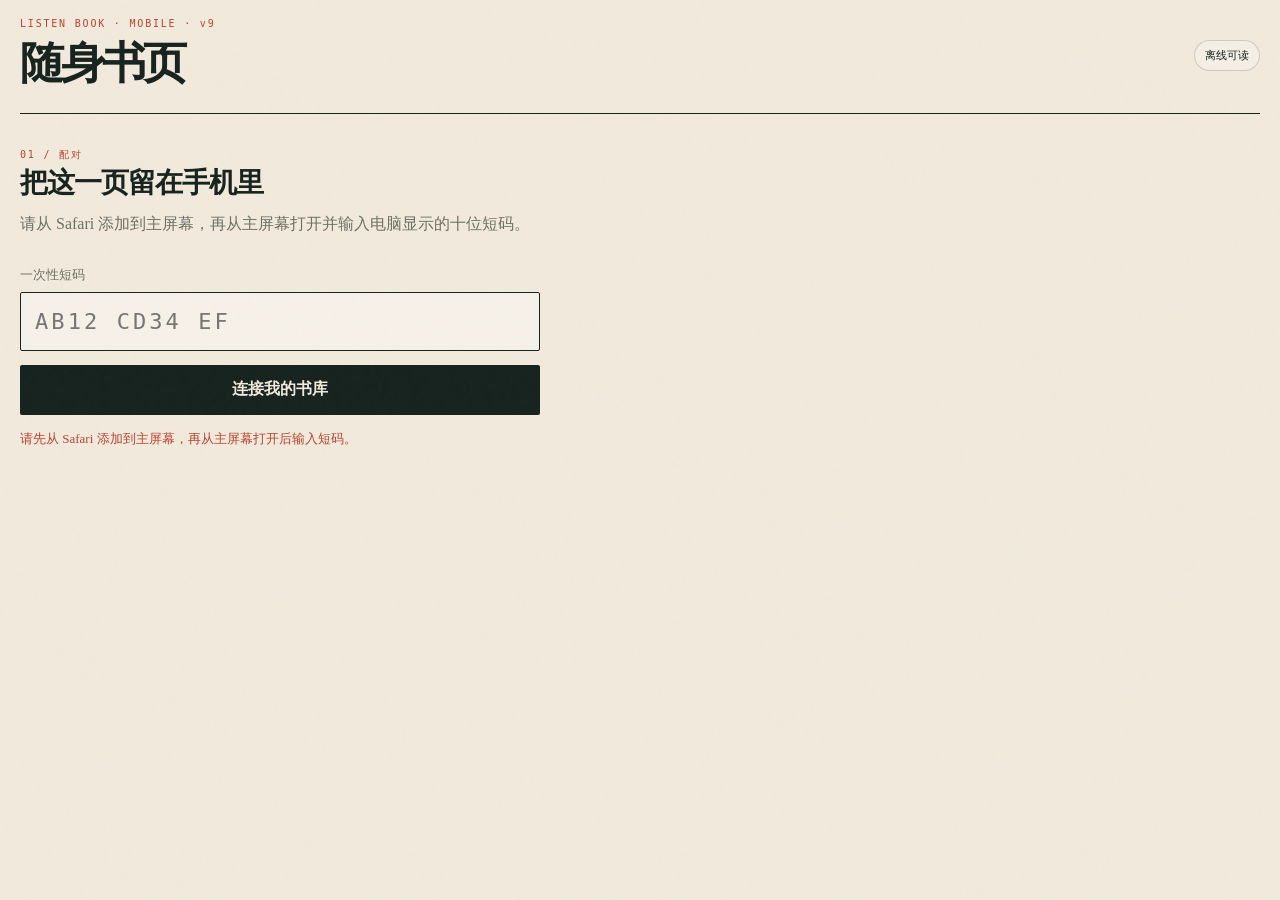
<file: app/mobile/index.html>
<!doctype html>
<html lang="zh-CN">
  <head>
    <meta charset="utf-8" />
    <meta name="viewport" content="width=device-width,initial-scale=1,viewport-fit=cover,user-scalable=no" />
    <meta name="theme-color" content="#f1eadc" />
    <meta name="apple-mobile-web-app-capable" content="yes" />
    <meta name="apple-mobile-web-app-status-bar-style" content="default" />
    <meta name="apple-mobile-web-app-title" content="随身书页" />
    <title>随身书页</title>
    <link rel="manifest" href="./manifest.webmanifest" />
    <link rel="icon" href="./icons/app-icon.svg" type="image/svg+xml" />
    <link rel="apple-touch-icon" href="./icons/app-icon.svg" />
    <link rel="stylesheet" href="./styles.css?v=9" />
  </head>
  <body>
    <div class="paper-grain" aria-hidden="true"></div>
    <main id="app" class="app-shell">
      <header class="masthead">
        <div>
          <p class="eyebrow">LISTEN BOOK · MOBILE · v9</p>
          <h1>随身书页</h1>
        </div>
        <span id="connectionBadge" class="status-pill" role="status">离线可读</span>
      </header>

      <section id="pairView" class="panel pair-panel" hidden>
        <p class="section-number">01 / 配对</p>
        <h2>把这一页留在手机里</h2>
        <p class="lede">请从 Safari 添加到主屏幕，再从主屏幕打开并输入电脑显示的十位短码。</p>
        <form id="pairForm">
          <label for="pairCode">一次性短码</label>
          <input id="pairCode" name="pairCode" inputmode="text" autocomplete="one-time-code" maxlength="12" placeholder="AB12 CD34 EF" required />
          <button class="primary-button" type="submit">连接我的书库</button>
        </form>
        <p id="pairStatus" class="inline-status" aria-live="polite"></p>
      </section>

      <section id="libraryView" class="library-view" hidden>
        <div class="library-heading">
          <div>
            <p class="section-number">02 / 书库</p>
            <h2>今天读哪一本？</h2>
          </div>
          <button id="refreshButton" class="text-button" type="button">刷新电脑书库</button>
        </div>
        <div id="storageNote" class="storage-note"></div>
        <div id="bookList" class="book-list" aria-live="polite"></div>
        <p id="emptyLibrary" class="empty-state" hidden>还没有离线书籍。连接电脑后刷新书库。</p>
      </section>

      <section id="readerView" class="reader-view" hidden aria-label="阅读器">
        <header class="reader-header">
          <button id="closeReader" class="icon-button" aria-label="返回书库">←</button>
          <div class="reader-title-wrap">
            <strong id="readerTitle"></strong>
            <span id="chapterTitle"></span>
          </div>
          <span class="reader-header-spacer" aria-hidden="true"></span>
        </header>
        <div id="readerPages" class="reader-pages">
          <article id="readerContent" class="reader-content"></article>
        </div>
        <div class="reader-swipe-controls">
          <button id="previousPage" type="button">上一页</button>
          <span id="pageIndicator" aria-live="polite">第 1/1 章 · 1/1 页</span>
          <button id="nextPage" type="button">下一页</button>
        </div>
        <div id="readerMenuLayer" class="reader-menu-layer" hidden>
          <button id="readerMenuBackdrop" class="reader-menu-backdrop" type="button" aria-label="返回上一级或关闭阅读菜单"></button>
          <aside id="readerMenu" class="reader-menu" aria-label="阅读菜单">
            <section data-menu-panel="root">
              <p class="reader-menu-kicker">阅读菜单</p>
              <div class="reader-menu-choices">
                <button type="button" data-menu-target="font"><span aria-hidden="true">Aa</span>字体</button>
                <button type="button" data-menu-target="sync"><span aria-hidden="true">⇄</span>同步</button>
                <button type="button" data-menu-target="chapters"><span aria-hidden="true">☰</span>目录</button>
              </div>
            </section>

            <section data-menu-panel="font" hidden>
              <p class="reader-menu-kicker">字体</p>
              <div class="menu-row">
                <button id="fontSmaller" type="button">字小</button>
                <button id="fontLarger" type="button">字大</button>
              </div>
            </section>

            <section data-menu-panel="sync" hidden>
              <p class="reader-menu-kicker">同步文字进度</p>
              <div class="sync-actions">
                <button id="pushProgress" type="button">手机进度 → 电脑</button>
                <button id="pullProgress" type="button">电脑进度 → 手机</button>
              </div>
              <p id="syncStatus" class="inline-status" aria-live="polite"></p>
            </section>

            <section data-menu-panel="chapters" hidden>
              <div class="reader-menu-heading">
                <p class="reader-menu-kicker">目录</p>
                <span id="readerChapterCount" class="reader-chapter-count"></span>
              </div>
              <div id="readerChapterList" class="reader-chapter-list" aria-label="章节列表"></div>
            </section>
          </aside>
        </div>
      </section>
    </main>
    <script type="module" src="./src/app.js?v=9"></script>
  </body>
</html>
</file>
<file: app/mobile/styles.css>
:root {
  color-scheme: light;
  --paper: #f1eadc;
  --paper-deep: #e4d7c0;
  --ink: #17231f;
  --muted: #6d7067;
  --rule: rgba(23, 35, 31, 0.18);
  --accent: #b9432f;
  --green: #2f6757;
  --reader-font-size: 20px;
  --safe-top: env(safe-area-inset-top, 0px);
  --safe-bottom: env(safe-area-inset-bottom, 0px);
}

* { box-sizing: border-box; }

html, body { margin: 0; min-height: 100%; background: var(--paper); color: var(--ink); }

body {
  font-family: "Iowan Old Style", "Songti SC", "STSong", serif;
  overscroll-behavior: none;
}

button, input { font: inherit; }

button { -webkit-tap-highlight-color: transparent; }

.paper-grain {
  position: fixed;
  inset: 0;
  pointer-events: none;
  opacity: 0.22;
  background-image: url("data:image/svg+xml,%3Csvg viewBox='0 0 180 180' xmlns='http://www.w3.org/2000/svg'%3E%3Cfilter id='n'%3E%3CfeTurbulence type='fractalNoise' baseFrequency='.82' numOctaves='3' stitchTiles='stitch'/%3E%3C/filter%3E%3Crect width='100%25' height='100%25' filter='url(%23n)' opacity='.08'/%3E%3C/svg%3E");
}

.app-shell { min-height: 100dvh; padding: calc(18px + var(--safe-top)) 20px calc(22px + var(--safe-bottom)); }

.masthead, .library-heading {
  display: flex;
  align-items: center;
  justify-content: space-between;
}

.masthead { padding-bottom: 20px; border-bottom: 1px solid var(--ink); }

.eyebrow, .section-number {
  margin: 0 0 5px;
  font-family: ui-monospace, "SFMono-Regular", monospace;
  font-size: 10px;
  letter-spacing: 0.18em;
  color: var(--accent);
}

h1, h2, p { margin-top: 0; }
h1 { margin-bottom: 0; font-size: clamp(31px, 10vw, 44px); font-weight: 600; letter-spacing: -0.07em; }
h2 { margin-bottom: 12px; font-size: 28px; line-height: 1.15; font-weight: 600; letter-spacing: -0.035em; }

.status-pill {
  padding: 7px 10px;
  border: 1px solid var(--rule);
  border-radius: 999px;
  font-family: ui-monospace, "SFMono-Regular", monospace;
  font-size: 11px;
  background: rgba(255,255,255,.25);
}

.status-pill.online { border-color: var(--green); color: var(--green); }

.panel, .library-view { padding-top: 34px; }
.pair-panel { max-width: 520px; }
.lede { color: var(--muted); line-height: 1.65; }
label { display: block; margin: 28px 0 8px; font-size: 13px; color: var(--muted); }
input {
  width: 100%;
  padding: 16px 14px;
  border: 1px solid var(--ink);
  border-radius: 2px;
  background: rgba(255,255,255,.34);
  color: var(--ink);
  font-family: ui-monospace, "SFMono-Regular", monospace;
  font-size: 22px;
  letter-spacing: .14em;
  text-transform: uppercase;
}

.primary-button, .book-action {
  min-height: 50px;
  border: 0;
  border-radius: 2px;
  background: var(--ink);
  color: var(--paper);
  font-weight: 650;
}

.primary-button { width: 100%; margin-top: 14px; }
.inline-status { min-height: 1.5em; margin-top: 14px; color: var(--accent); font-size: 13px; line-height: 1.5; }

.library-heading { align-items: flex-end; gap: 14px; }
.text-button, .icon-button {
  border: 0;
  background: transparent;
  color: var(--ink);
  text-decoration: underline;
  text-underline-offset: 4px;
}
.text-button { padding: 10px 0; font-size: 13px; }
.storage-note { margin: 14px 0 22px; color: var(--muted); font-size: 12px; }
.book-list { display: grid; gap: 12px; }
.book-card {
  position: relative;
  border-top: 1px solid var(--rule);
  background: rgba(255,255,255,.14);
}
.book-card::before { content: ""; position: absolute; top: 0; bottom: 0; left: 0; width: 4px; background: var(--paper-deep); }
.book-card.offline::before { background: var(--green); }
.book-summary {
  display: grid;
  grid-template-columns: minmax(0, 1fr) 24px;
  align-items: center;
  gap: 12px;
  width: 100%;
  min-height: 64px;
  padding: 15px 14px 15px 20px;
  border: 0;
  background: transparent;
  color: var(--ink);
  text-align: left;
}
.book-title { font-family: "Songti SC", "STSong", serif; font-size: 18px; font-weight: 700; line-height: 1.35; }
.book-disclosure { color: var(--accent); font-family: ui-monospace, "SFMono-Regular", monospace; font-size: 20px; text-align: center; }
.book-details { margin: 0 14px 16px 20px; padding-top: 14px; border-top: 1px solid var(--rule); }
.book-facts { display: grid; grid-template-columns: 44px minmax(0, 1fr); gap: 7px 12px; margin: 0 0 16px; font-size: 12px; line-height: 1.45; }
.book-facts dt { color: var(--muted); }
.book-facts dd { min-width: 0; margin: 0; overflow-wrap: anywhere; }
.book-status { min-height: 0; margin: 10px 0 0; color: var(--accent); font-size: 12px; }
.book-status:empty { display: none; }
.book-action { width: 100%; padding: 0 12px; font-size: 13px; }
.book-action.secondary { border: 1px solid var(--ink); background: transparent; color: var(--ink); }
.empty-state { margin-top: 50px; color: var(--muted); text-align: center; }

.reader-view {
  position: fixed;
  inset: 0;
  z-index: 10;
  display: grid;
  grid-template-rows: calc(62px + var(--safe-top)) minmax(0, 1fr);
  padding: 0 18px;
  background: var(--paper);
}
.reader-header {
  display: grid;
  grid-template-columns: 44px minmax(0, 1fr) 44px;
  align-items: center;
  padding-top: var(--safe-top);
  border-bottom: 1px solid var(--rule);
}
.reader-title-wrap { min-width: 0; overflow: hidden; text-align: center; }
.reader-title-wrap strong, .reader-title-wrap span { display: block; overflow: hidden; text-overflow: ellipsis; white-space: nowrap; }
.reader-title-wrap strong { font-size: 14px; }
.reader-title-wrap span { margin-top: 3px; color: var(--muted); font-size: 11px; }
.icon-button { width: 44px; min-height: 44px; text-decoration: none; font-weight: 700; }
.reader-header-spacer { width: 44px; height: 44px; }
.reader-pages { overflow: hidden; min-width: 0; height: 100%; touch-action: pan-y; }
.reader-content {
  height: 100%;
  padding: 22px 0 calc(28px + var(--safe-bottom));
  column-width: calc(100vw - 44px);
  column-gap: 0;
  column-fill: auto;
  font-size: var(--reader-font-size);
  line-height: 1.82;
  text-align: justify;
  overflow-wrap: anywhere;
}
.reader-content h2 { break-after: avoid; font-size: 1.32em; text-align: left; }
.reader-content > h2,
.reader-content > .paragraph { padding-right: 4px; padding-left: 4px; }
.reader-content .paragraph { margin: 0 0 1em; }
.reader-content .epub-fragment-page,
.reader-content .epub-fragment {
  width: auto !important;
  min-width: 0 !important;
  max-width: 100% !important;
  height: auto !important;
  overflow: visible !important;
  break-inside: auto !important;
}
.reader-content .paragraph :where(p, div, section, article, blockquote, ul, ol) {
  min-width: 0 !important;
  max-width: 100% !important;
  white-space: normal !important;
  overflow-wrap: anywhere;
}
.reader-content table { width: 100% !important; max-width: 100% !important; table-layout: fixed; }
.reader-content img, .reader-content figure {
  max-width: 100%;
  max-height: calc(100dvh - 190px);
  height: auto;
  object-fit: contain;
  break-inside: avoid;
}
.reader-swipe-controls {
  display: none;
}
.reader-menu-layer { position: fixed; z-index: 30; inset: 0; }
.reader-menu-backdrop {
  position: absolute;
  inset: 0;
  width: 100%;
  min-width: 0;
  height: 100%;
  min-height: 0;
  padding: 0;
  border: 0;
  border-radius: 0;
  background: rgba(23,35,31,.16);
}
.reader-menu {
  position: absolute;
  right: 0;
  bottom: 0;
  left: 0;
  max-height: min(72dvh, 620px);
  overflow: hidden;
  padding: 18px 18px calc(18px + var(--safe-bottom));
  border-top: 1px solid var(--ink);
  border-radius: 20px 20px 0 0;
  background: #eee4d3;
  box-shadow: 0 -18px 50px rgba(23,35,31,.2);
}
.reader-menu-kicker {
  margin: 0 0 14px;
  color: var(--muted);
  font-family: ui-monospace, "SFMono-Regular", monospace;
  font-size: 11px;
  letter-spacing: .14em;
}
.reader-menu-choices { display: grid; grid-template-columns: repeat(3, 1fr); gap: 10px; }
.reader-menu-choices button { display: grid; place-items: center; gap: 7px; min-height: 76px; }
.reader-menu-choices button span { color: var(--accent); font-size: 21px; font-weight: 700; }
.menu-row, .sync-actions { display: grid; grid-template-columns: 1fr 1fr; gap: 10px; }
.reader-menu button { min-height: 44px; border: 1px solid var(--ink); background: transparent; color: var(--ink); }
.reader-menu-backdrop:hover { border: 0; }
.sync-actions { grid-template-columns: 1fr; }
.sync-actions button { background: var(--ink); color: var(--paper); }
.reader-menu-heading { display: flex; align-items: baseline; justify-content: space-between; gap: 14px; }
.reader-chapter-count { color: var(--muted); font-size: 12px; }
.reader-chapter-list {
  display: grid;
  gap: 8px;
  max-height: calc(min(72dvh, 620px) - 76px - var(--safe-bottom));
  overflow-y: auto;
  overscroll-behavior: contain;
  scroll-padding: 8px;
}
.reader-menu .reader-chapter-item {
  display: grid;
  grid-template-columns: 32px minmax(0, 1fr);
  align-items: center;
  gap: 10px;
  width: 100%;
  min-height: 52px;
  padding: 8px 12px;
  text-align: left;
}
.reader-chapter-item span { color: var(--muted); font-family: ui-monospace, "SFMono-Regular", monospace; font-size: 11px; }
.reader-chapter-item strong { overflow: hidden; font-size: 14px; text-overflow: ellipsis; white-space: nowrap; }
.reader-menu .reader-chapter-item.active { border-color: var(--accent); background: var(--ink); color: var(--paper); }
.reader-menu .reader-chapter-item.active span { color: var(--paper-deep); }

[hidden] { display: none !important; }

@media (prefers-color-scheme: dark) {
  :root { color-scheme: dark; --paper: #1b201d; --paper-deep: #292f2a; --ink: #eee5d5; --muted: #aaa99f; --rule: rgba(238,229,213,.2); --accent: #e2775e; --green: #7bb6a0; }
  .reader-menu { background: #252b27; }
}

@media (prefers-reduced-motion: no-preference) {
  .book-card { animation: settle .35s both; }
  .book-card:nth-child(2) { animation-delay: .05s; }
  .book-card:nth-child(3) { animation-delay: .1s; }
  @keyframes settle { from { opacity: 0; transform: translateY(8px); } }
}
</file>
